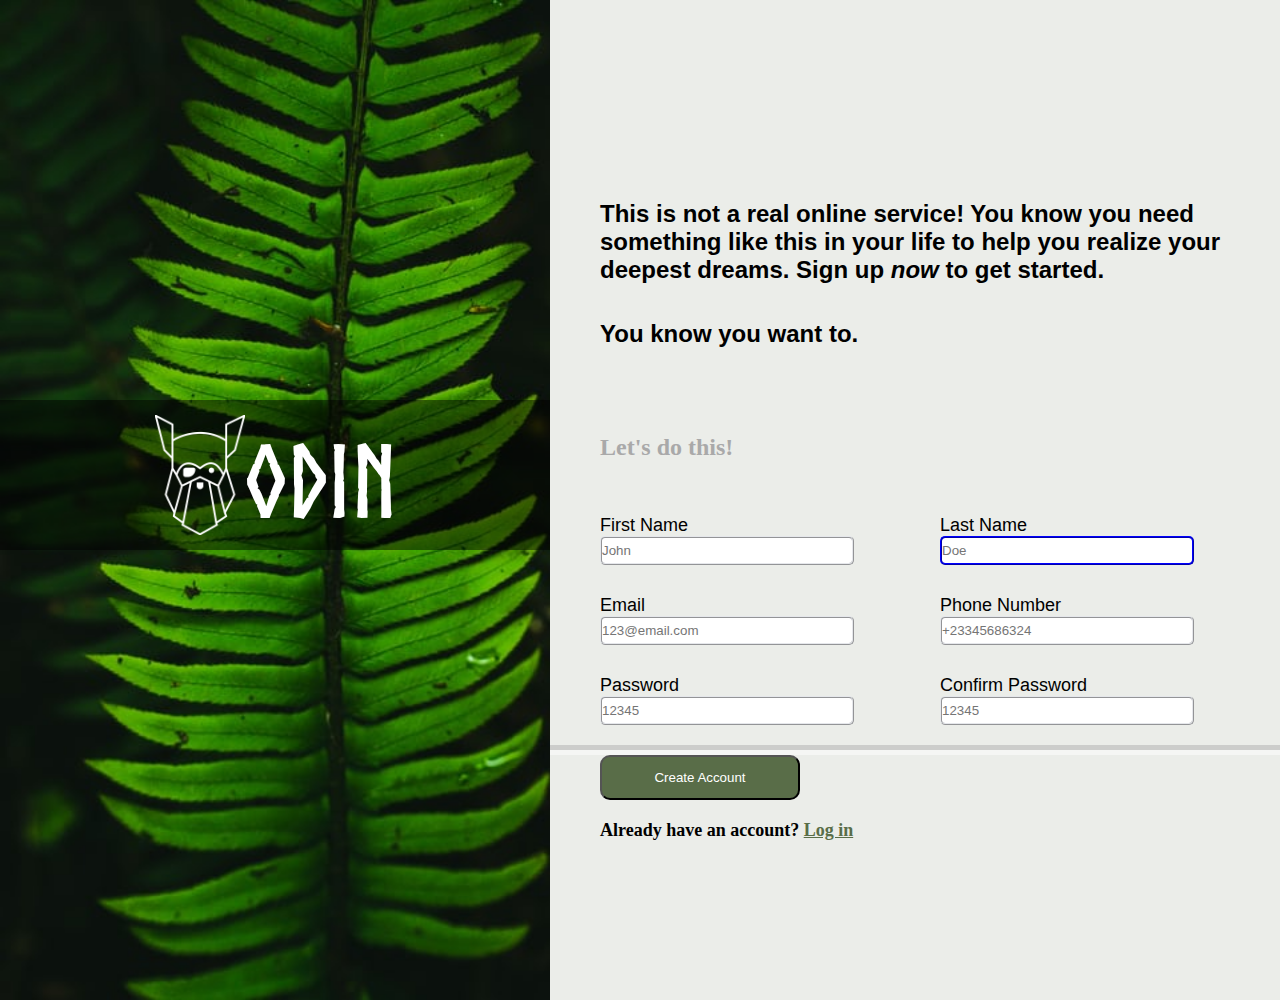
<file: index.html>
<!DOCTYPE html>
<html lang="en">
<head>
	<meta charset="UTF-8">
	<title>Sign Up</title>
	<link rel="stylesheet" href="./signup_css/signup.css">
</head>
<body>
	<div id="Container">
		<div class="myImage">
			<div class="logo"><img src="./images/odin-lined.png">
			<p>ODIN</p></div>

		</div>
		
	<div class="contents">
		<h3>This is not a real online service! You know you need something like this in your
			life to help you realize your deepest dreams.
			Sign up <em>now</em> to get started.
		</h3>
		<h3 class="sub">You know you want to.</h3>
		<p>Let's do this!</p>
		
		<form class="myform">
			<div class="first">
				<label for="firstName" style="display: block;">First Name</label>
				<input type="text" id="firstName" name="firstName" placeholder="John" style="margin-right: 50px;">
				<label for="email" style="display: block;">Email</label>
				<input type="email" id="email" name="email" placeholder="123@email.com">
				<label class="error" for="password" style="display: block;">Password</label>
				<input type="password" id="password" name="password" placeholder="12345">
			</div>
			<div class="second">
				<label for="lastName" style="display: block;">Last Name</label>
				<input class="focus" type="text" id="lastName" name="lastName" placeholder="Doe">
				<label for="Phone Number" style="display: block;">Phone Number</label>
				<input type="text" id="Phone Number" name="Phone Number" placeholder="+23345686324" style="margin-right: 50px;">
				<label class="error" for="confirmPassword" style="display: block;">Confirm Password</label>
				<input type="password" id="confirmPassword" name="confirmPassword" placeholder="12345">
			</div>
		</form>
		<div class="last">
			<button type="submit">Create Account</button>
			<p style="margin: 0px; padding-top: 20px; font-size: large; font-family: 'Times New Roman', Times, serif;
			font-weight: bold; color: black;">Already have an account? 
				<a href="./ex.html" style="color: #596D48;">Log in</a></p>
		</div>
	</div>
	</div>
</body>
</html>
</file>
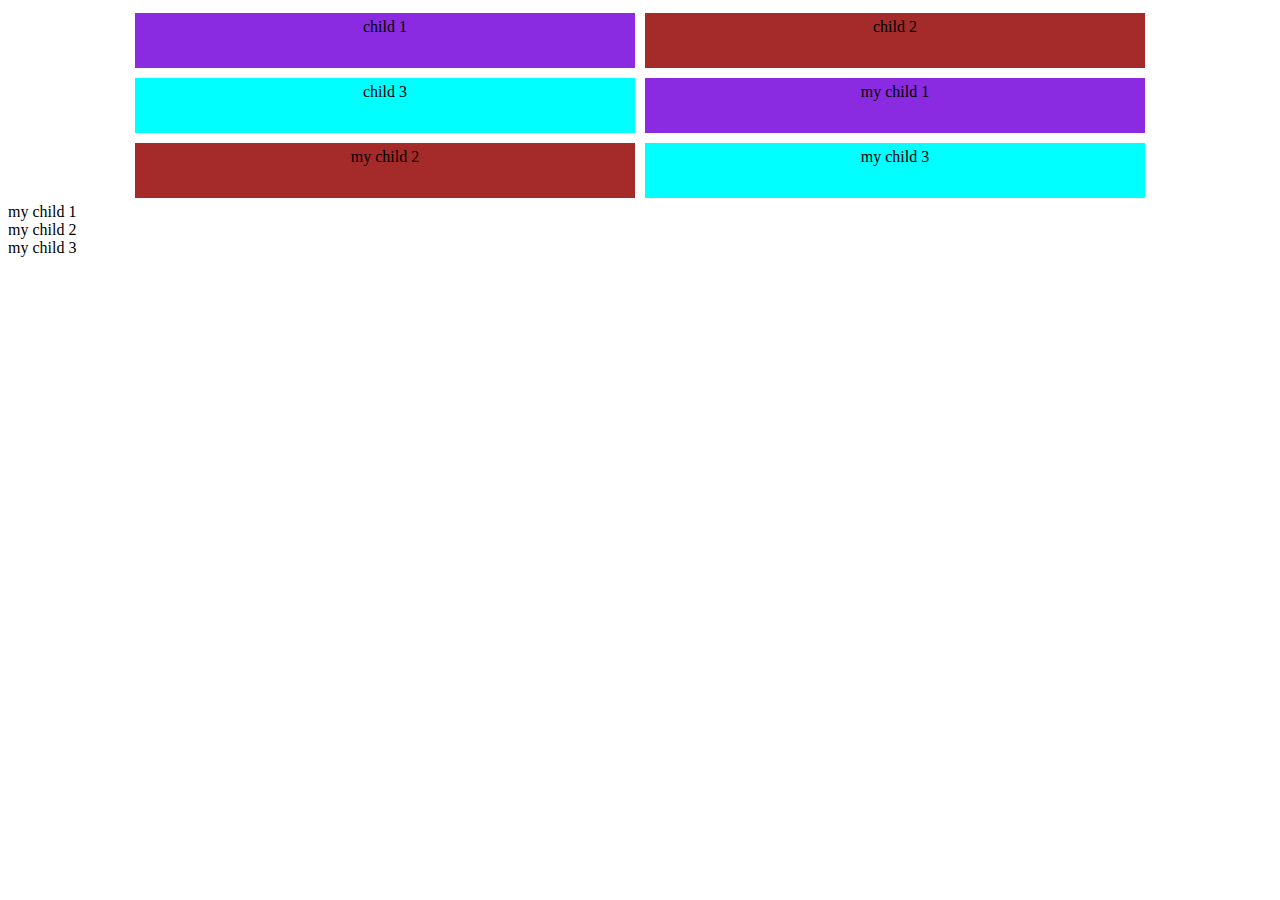
<file: example/ex.html>
<!DOCTYPE html>
<html lang="en">
<head>
    <meta charset="UTF-8">
    <title>Document</title>
    <link rel="stylesheet" href="./ex.css">
</head>
<body>
    <div class="container">
        <div class="inner">
            child 1
        </div>
        <div class="inner2">child 2</div>
        <div class="inner3">child 3</div>
        <div class="inner">my child 1</div>
        <div class="inner2">my child 2</div>
        <div class="inner3">my child 3</div>
    </div>
    <div class="container1">
        <div class="inner">my child 1</div>
        <div class="inner2">my child 2</div>
        <div class="inner3">my child 3</div>
    </div>
</body>
</html>
</file>
<file: signup_css/signup.css>
@font-face {
    font-family: 'Norse Regular';
    font-style: normal;
    font-weight: normal;
    src: url(../fonts/Norse.woff) format('woff');
    }
    

    @font-face {
    font-family: 'Norse Bold';
    font-style: normal;
    font-weight: normal;
    src: url(../fonts/Norsebold.woff) format('woff');
    }

body {
	margin-top: 0%;
	margin-left: 0%;
	margin-right: 0%;
}

#Container {
	display: flex;
	height: 1000px;
	justify-content:center;
	flex-wrap: nowrap;
	
}

#Container .myImage {
	display: flex;
	width: 550px;
	height: 1000px;
	margin-left: 0px;
	background-image: url(../images/oddin.jpeg);
	background-color: #596D48;
	background-repeat: no-repeat;
	background-size: cover;
}
#Container .myImage .logo {
	display: flex;
	justify-content: center;
	align-items: center;
	background-color: rgba(0, 0, 0, 0.479);
	width: 550px;
	height: 150px;	
	margin-top: 400px;
	margin-left: 0px;
}

#Container .myImage .logo img {
	width: 90px;
	height: 120px;
}

#Container .myImage p {
	color: white;
	font-family: 'Norse Bold';
	font-size: 100px;
	width: 150px;
	height: 150px;
	margin: 0px;
	padding-top: 50px;
}

#Container .contents {
	width: 800px;
	height: 1000px;
	background-color: #596d481f;
}
#Container .contents .last {
	height: 100px;
	margin-top: 0px;
	padding-left: 50px;
}
#Container .contents h3 {
	width: 650px;
	height: 90px;
	margin-left: 50px;
	margin-top: 200px;
	margin-bottom: 0px;
	font-size: x-large;
	font-family: Norse Impact, Haettenschweiler, 'Arial Narrow Bold', sans-serif;
}

#Container .contents .sub {
	margin-top: 30px;
}
#Container .contents p{
	margin-left: 50px;
	font-size: x-large;
	font-family: 'Times New Roman', Times, serif;
	color: darkgrey;
	font-weight: bold;
}

#Container .contents .myform {
	padding-left: 50px;
	display: flex;
	flex-wrap: wrap;
	font-size: large;
	flex-direction: row;
	height: 260px;
	border-bottom: 20px;
	border-bottom-style:groove;
	border-bottom-color: rgba(255, 255, 255, 0.486);
	border-bottom-width: 10px;
	-webkit-rtl-ordering:logical;
}
#Container .contents .myform >div {
	border-radius: 10px;
	border-bottom: 10px;
	flex: 1 1 auto;

}

#Container .contents .myform >div >label{
	margin-bottom: 0px;
	font-family: 'Segoe UI', Tahoma, Geneva, Verdana, sans-serif;
	margin-top: 30px;
	height: fit-content;
	flex: 1 5 auto;
}
#Container .contents .myform >div>input {
	width: 250px;
	border-style:ridge;
	border-radius: 5px;
	border-color:#E5E7EB;
	height: 25px;
	padding: 0px;
}
#Container .contents .myform .second .focus{
	border-color: blue;
}

#Container .contents .last button{
	background-color:  #596D48;
	color: white;
	height: 45px;
	width: 200px;
	border-radius: 10px;
}
</file>
<file: example/ex.css>
.container {
    display: flex;
    flex-wrap: wrap;
    justify-content: space-around;
    justify-content:center;
    flex-direction: row;
    
}

.container > div {
    height: 50px;
    width: 500px;
    margin: 5px;
    text-align: center;
    text-shadow: 5px;
    padding-top: 5px;
}
.container .inner {
    background-color: blueviolet;
}

.container .inner2 {
    background-color: brown;
}
.container .inner3 {
    background-color: aqua;
}
</file>
